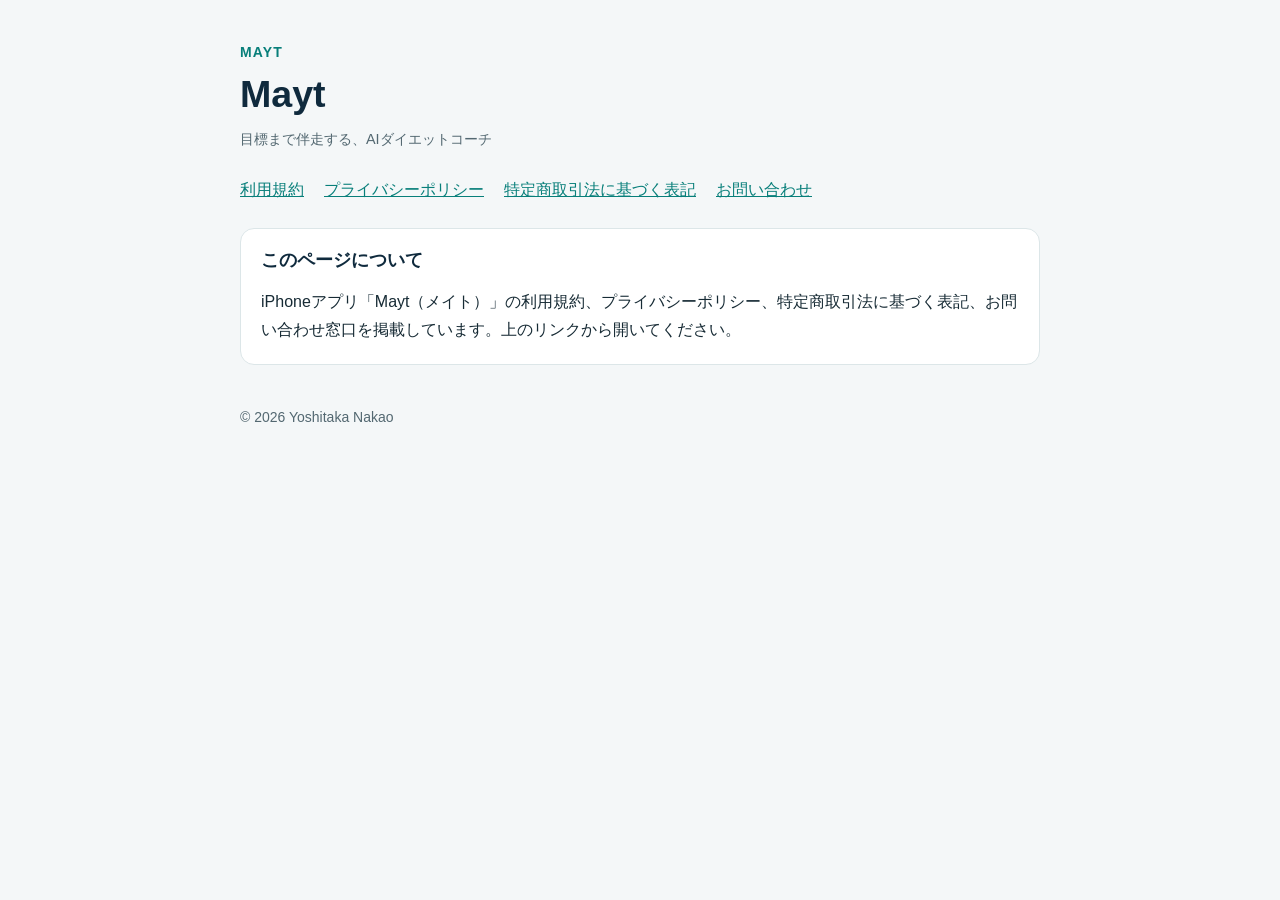
<file: index.html>
<!doctype html>
<html lang="ja">
  <head>
    <meta charset="utf-8" />
    <meta name="viewport" content="width=device-width, initial-scale=1" />
    <meta name="description" content="Mayt の利用規約・プライバシーポリシー・特定商取引法に基づく表記・お問い合わせ" />
    <title>Mayt</title>
    <link rel="stylesheet" href="legal.css" />
  </head>
  <body>
    <header>
      <p class="brand">Mayt</p>
      <h1>Mayt</h1>
      <p class="updated">目標まで伴走する、AIダイエットコーチ</p>
      <nav aria-label="法務・サポート">
        <a href="terms/">利用規約</a>
        <a href="privacy/">プライバシーポリシー</a>
        <a href="commercial/">特定商取引法に基づく表記</a>
        <a href="support/">お問い合わせ</a>
      </nav>
    </header>
    <main>
      <section>
        <h2>このページについて</h2>
        <p>iPhoneアプリ「Mayt（メイト）」の利用規約、プライバシーポリシー、特定商取引法に基づく表記、お問い合わせ窓口を掲載しています。上のリンクから開いてください。</p>
      </section>
    </main>
    <footer>© 2026 Yoshitaka Nakao</footer>
  </body>
</html>
</file>
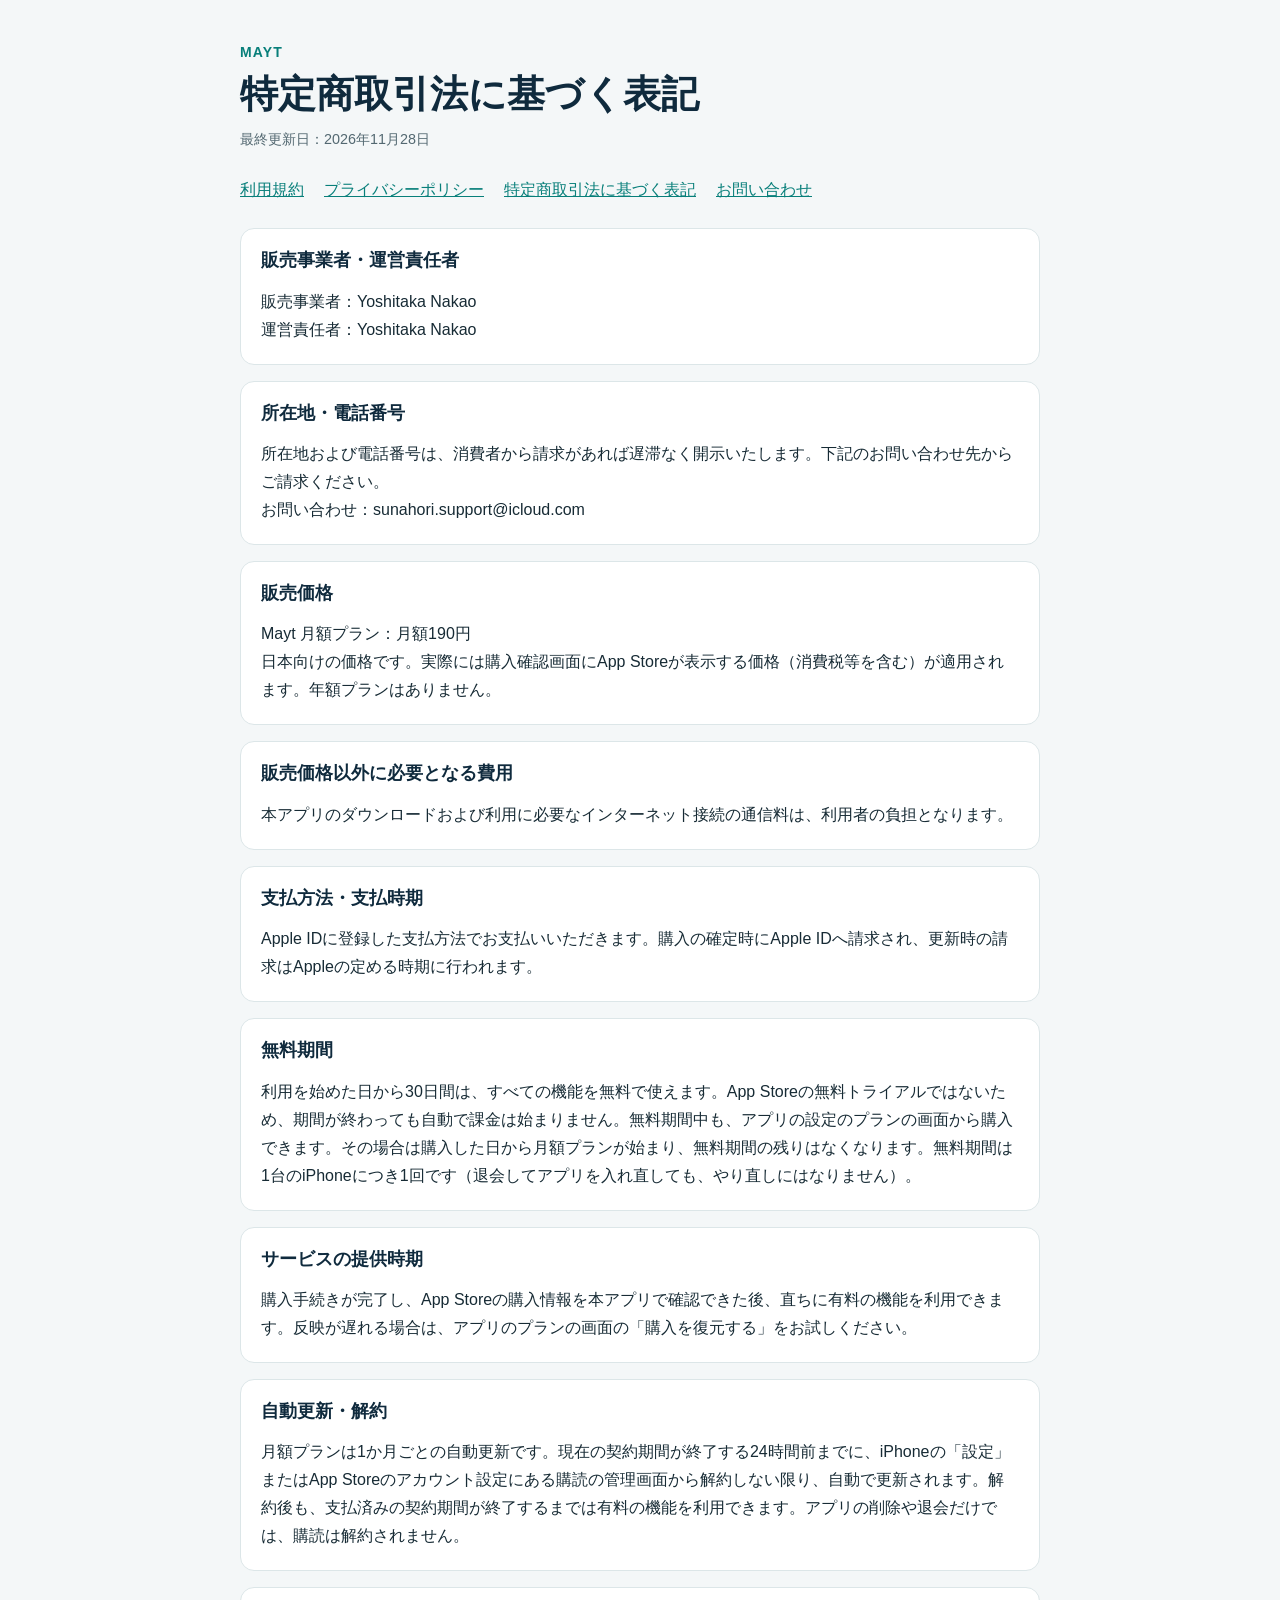
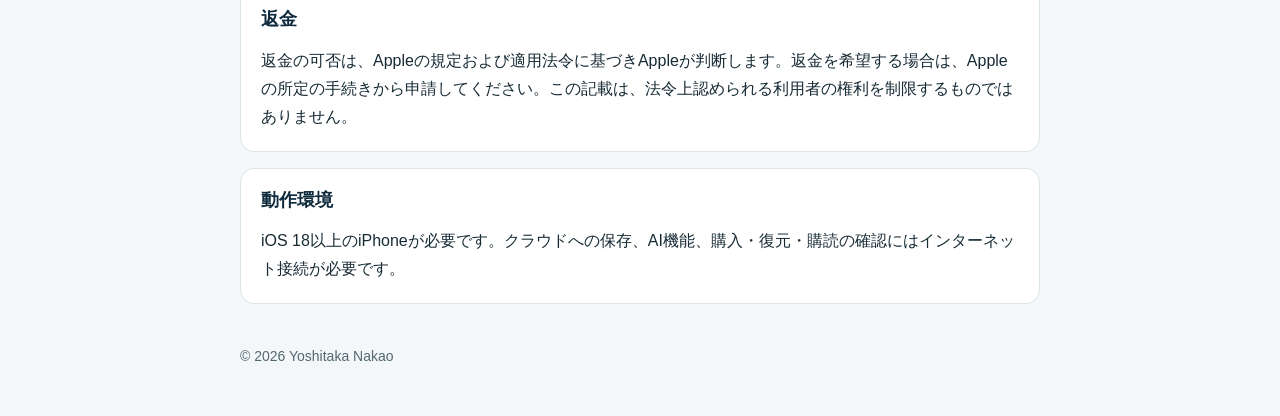
<file: commercial/index.html>
<!doctype html>
<html lang="ja">
  <head>
    <meta charset="utf-8" />
    <meta name="viewport" content="width=device-width, initial-scale=1" />
    <meta name="description" content="Mayt の特定商取引法に基づく表記" />
    <title>特定商取引法に基づく表記 | Mayt</title>
    <link rel="stylesheet" href="../legal.css" />
  </head>
  <body>
    <header>
      <p class="brand">Mayt</p>
      <h1>特定商取引法に基づく表記</h1>
      <p class="updated">最終更新日：2026年11月28日</p>
      <nav aria-label="法務・サポート">
        <a href="../terms/">利用規約</a>
        <a href="../privacy/">プライバシーポリシー</a>
        <a aria-current="page" href="../commercial/">特定商取引法に基づく表記</a>
        <a href="../support/">お問い合わせ</a>
      </nav>
    </header>
    <main>
      <section>
        <h2>販売事業者・運営責任者</h2>
        <p>販売事業者：Yoshitaka Nakao
運営責任者：Yoshitaka Nakao</p>
      </section>
      <section>
        <h2>所在地・電話番号</h2>
        <p>所在地および電話番号は、消費者から請求があれば遅滞なく開示いたします。下記のお問い合わせ先からご請求ください。
お問い合わせ：sunahori.support@icloud.com</p>
      </section>
      <section>
        <h2>販売価格</h2>
        <p>Mayt 月額プラン：月額190円
日本向けの価格です。実際には購入確認画面にApp Storeが表示する価格（消費税等を含む）が適用されます。年額プランはありません。</p>
      </section>
      <section>
        <h2>販売価格以外に必要となる費用</h2>
        <p>本アプリのダウンロードおよび利用に必要なインターネット接続の通信料は、利用者の負担となります。</p>
      </section>
      <section>
        <h2>支払方法・支払時期</h2>
        <p>Apple IDに登録した支払方法でお支払いいただきます。購入の確定時にApple IDへ請求され、更新時の請求はAppleの定める時期に行われます。</p>
      </section>
      <section>
        <h2>無料期間</h2>
        <p>利用を始めた日から30日間は、すべての機能を無料で使えます。App Storeの無料トライアルではないため、期間が終わっても自動で課金は始まりません。無料期間中も、アプリの設定のプランの画面から購入できます。その場合は購入した日から月額プランが始まり、無料期間の残りはなくなります。無料期間は1台のiPhoneにつき1回です（退会してアプリを入れ直しても、やり直しにはなりません）。</p>
      </section>
      <section>
        <h2>サービスの提供時期</h2>
        <p>購入手続きが完了し、App Storeの購入情報を本アプリで確認できた後、直ちに有料の機能を利用できます。反映が遅れる場合は、アプリのプランの画面の「購入を復元する」をお試しください。</p>
      </section>
      <section>
        <h2>自動更新・解約</h2>
        <p>月額プランは1か月ごとの自動更新です。現在の契約期間が終了する24時間前までに、iPhoneの「設定」またはApp Storeのアカウント設定にある購読の管理画面から解約しない限り、自動で更新されます。解約後も、支払済みの契約期間が終了するまでは有料の機能を利用できます。アプリの削除や退会だけでは、購読は解約されません。</p>
      </section>
      <section>
        <h2>返金</h2>
        <p>返金の可否は、Appleの規定および適用法令に基づきAppleが判断します。返金を希望する場合は、Appleの所定の手続きから申請してください。この記載は、法令上認められる利用者の権利を制限するものではありません。</p>
      </section>
      <section>
        <h2>動作環境</h2>
        <p>iOS 18以上のiPhoneが必要です。クラウドへの保存、AI機能、購入・復元・購読の確認にはインターネット接続が必要です。</p>
      </section>
    </main>
    <footer>© 2026 Yoshitaka Nakao</footer>
  </body>
</html>
</file>
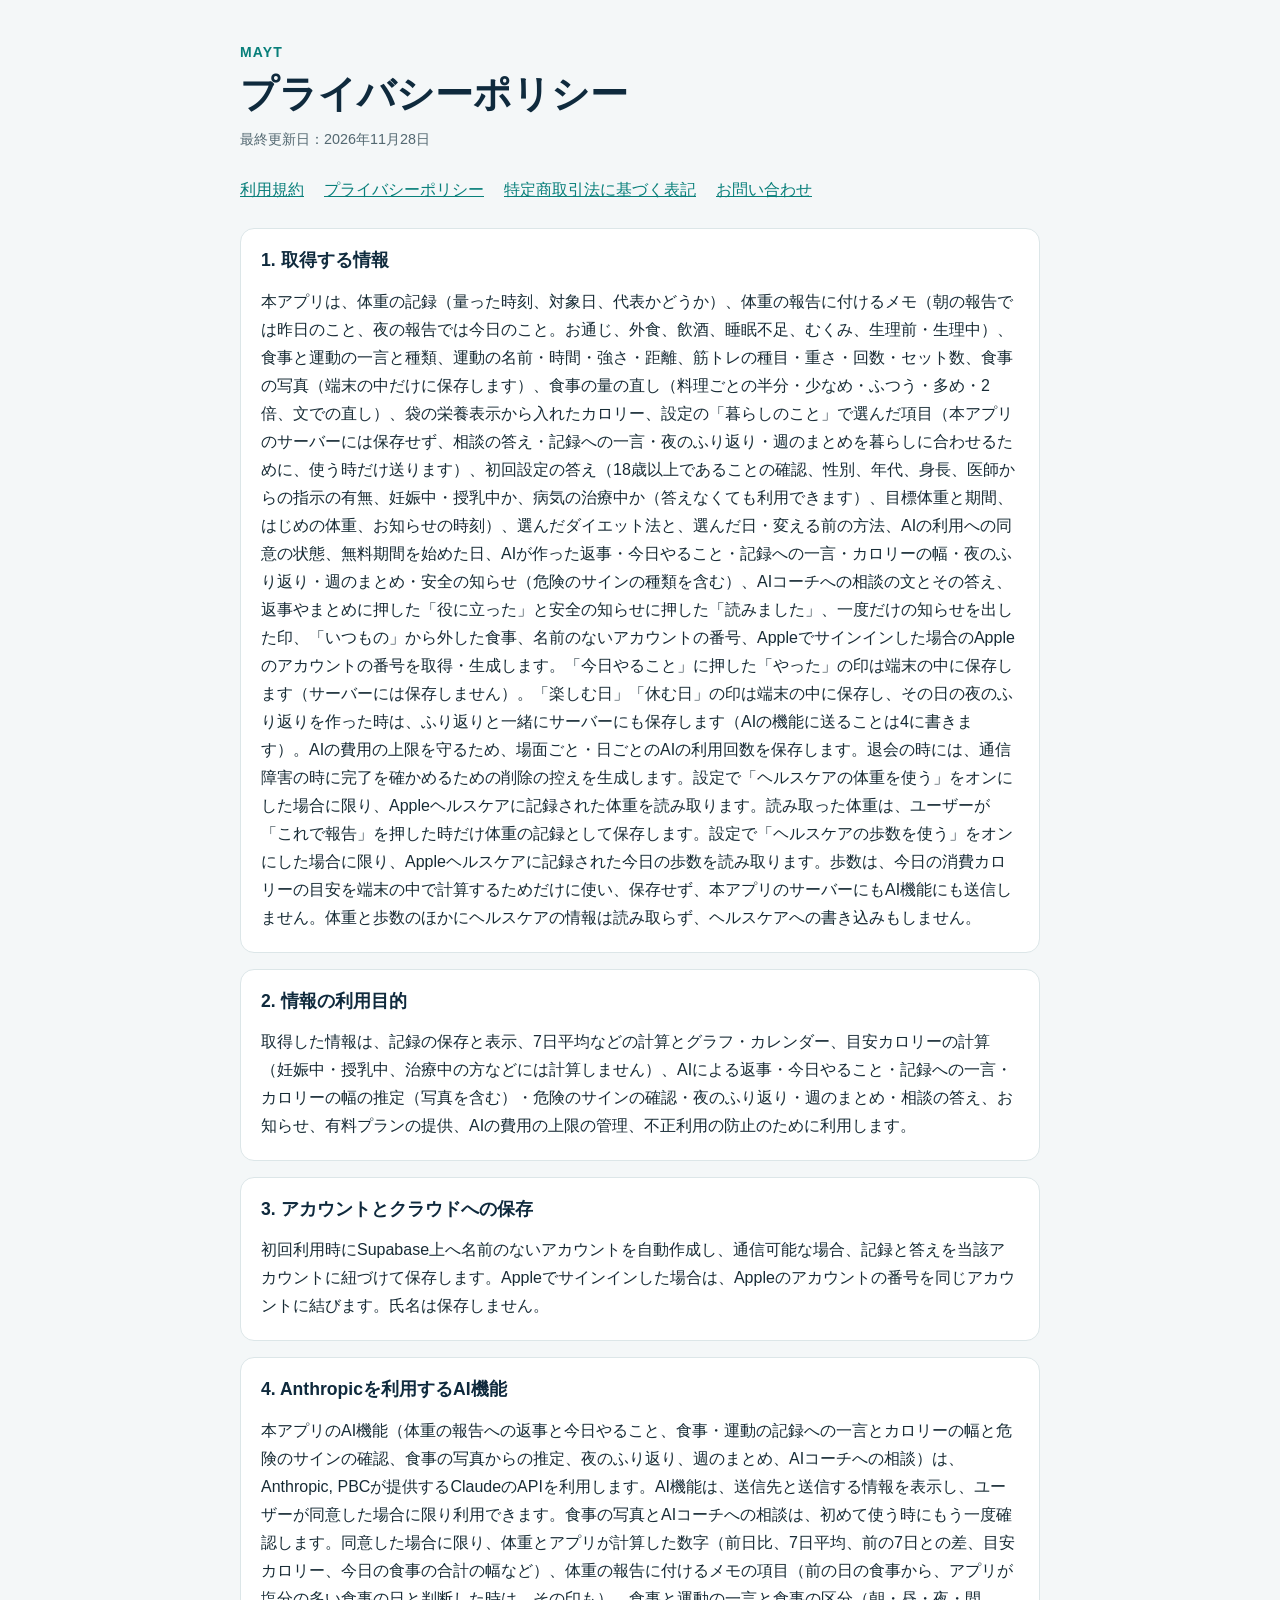
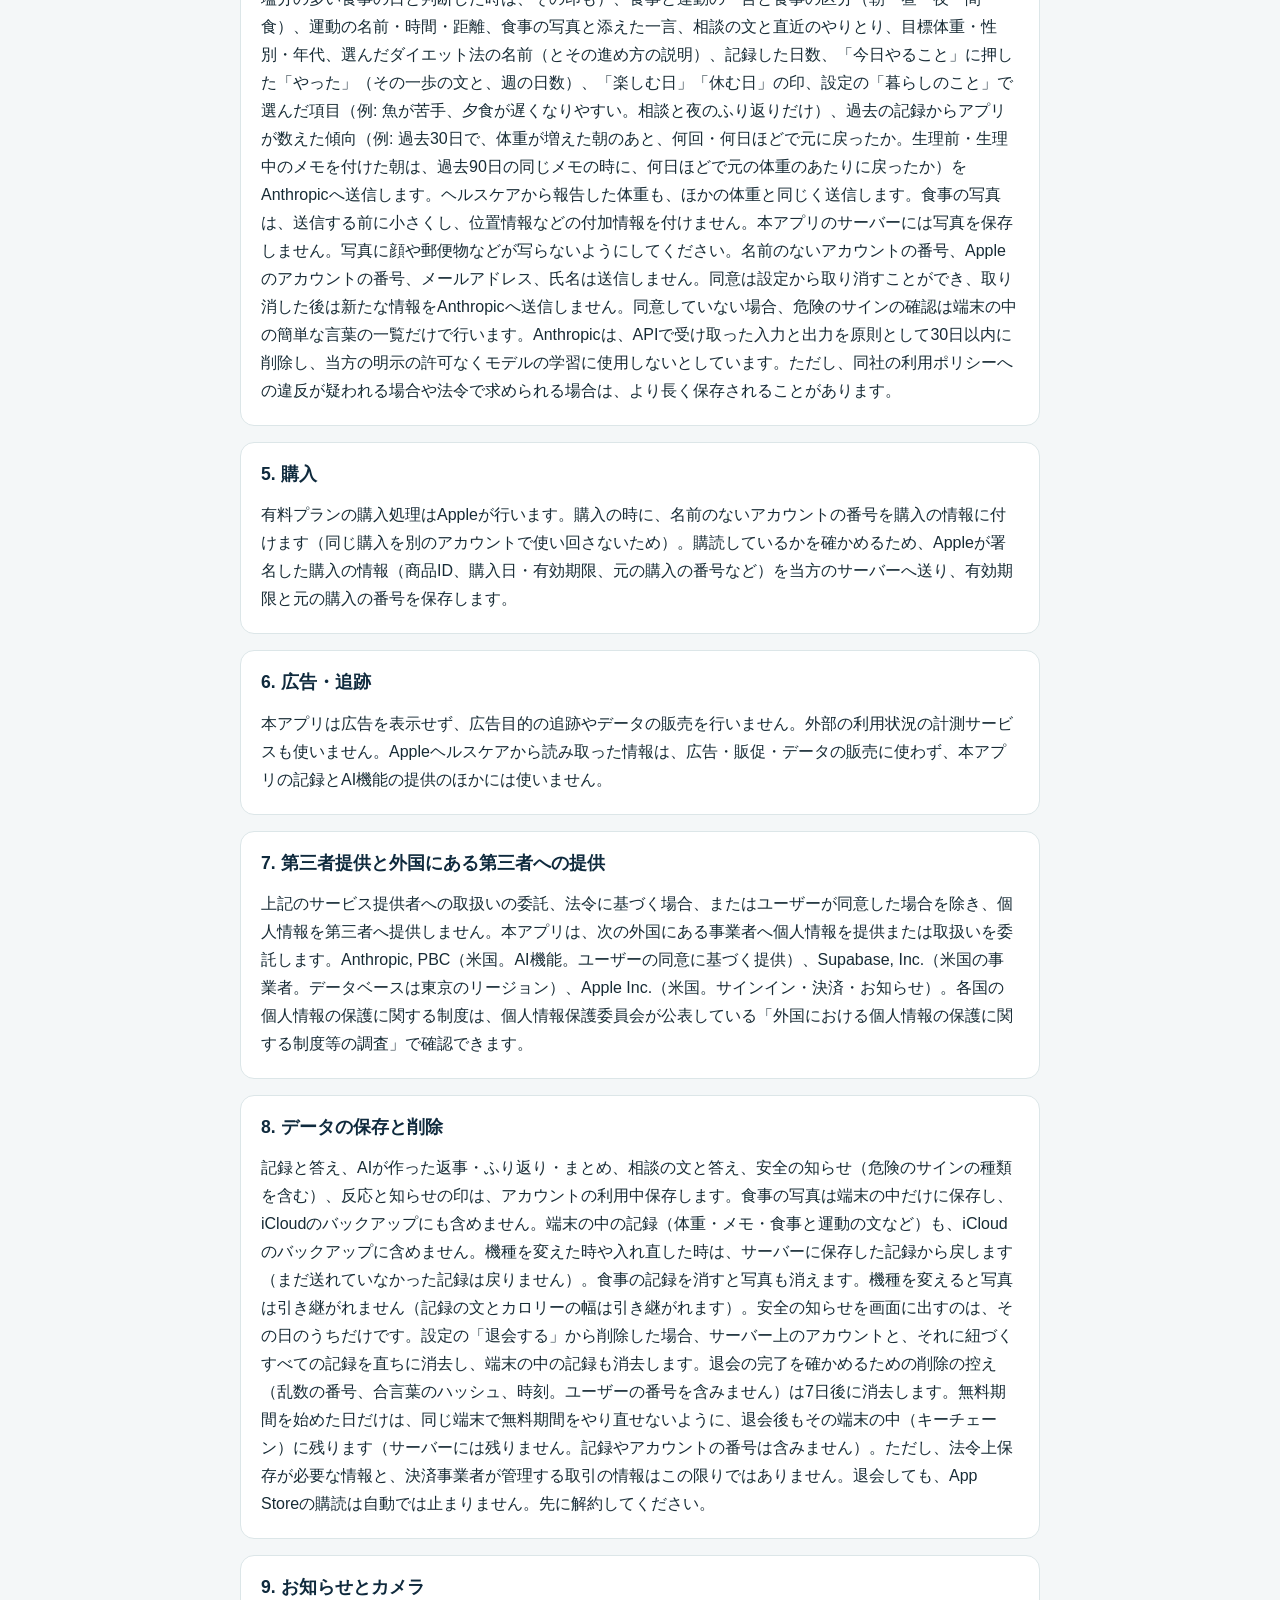
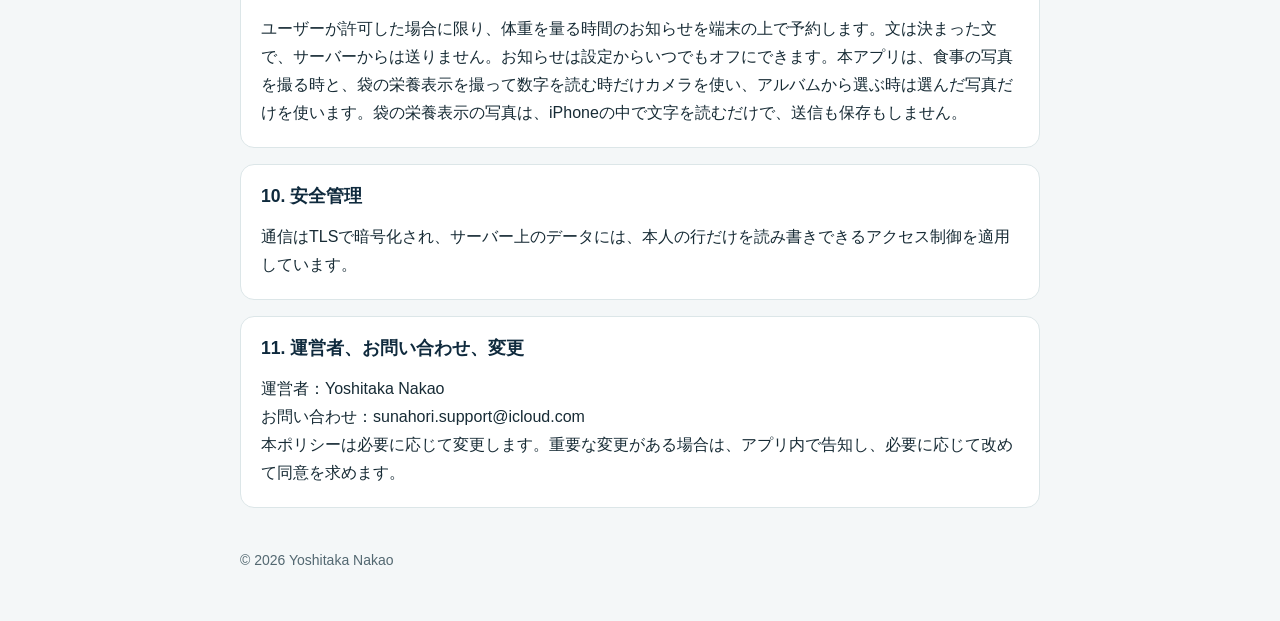
<file: privacy/index.html>
<!doctype html>
<html lang="ja">
  <head>
    <meta charset="utf-8" />
    <meta name="viewport" content="width=device-width, initial-scale=1" />
    <meta name="description" content="Mayt のプライバシーポリシー" />
    <title>プライバシーポリシー | Mayt</title>
    <link rel="stylesheet" href="../legal.css" />
  </head>
  <body>
    <header>
      <p class="brand">Mayt</p>
      <h1>プライバシーポリシー</h1>
      <p class="updated">最終更新日：2026年11月28日</p>
      <nav aria-label="法務・サポート">
        <a href="../terms/">利用規約</a>
        <a aria-current="page" href="../privacy/">プライバシーポリシー</a>
        <a href="../commercial/">特定商取引法に基づく表記</a>
        <a href="../support/">お問い合わせ</a>
      </nav>
    </header>
    <main>
      <section>
        <h2>1. 取得する情報</h2>
        <p>本アプリは、体重の記録（量った時刻、対象日、代表かどうか）、体重の報告に付けるメモ（朝の報告では昨日のこと、夜の報告では今日のこと。お通じ、外食、飲酒、睡眠不足、むくみ、生理前・生理中）、食事と運動の一言と種類、運動の名前・時間・強さ・距離、筋トレの種目・重さ・回数・セット数、食事の写真（端末の中だけに保存します）、食事の量の直し（料理ごとの半分・少なめ・ふつう・多め・2倍、文での直し）、袋の栄養表示から入れたカロリー、設定の「暮らしのこと」で選んだ項目（本アプリのサーバーには保存せず、相談の答え・記録への一言・夜のふり返り・週のまとめを暮らしに合わせるために、使う時だけ送ります）、初回設定の答え（18歳以上であることの確認、性別、年代、身長、医師からの指示の有無、妊娠中・授乳中か、病気の治療中か（答えなくても利用できます）、目標体重と期間、はじめの体重、お知らせの時刻）、選んだダイエット法と、選んだ日・変える前の方法、AIの利用への同意の状態、無料期間を始めた日、AIが作った返事・今日やること・記録への一言・カロリーの幅・夜のふり返り・週のまとめ・安全の知らせ（危険のサインの種類を含む）、AIコーチへの相談の文とその答え、返事やまとめに押した「役に立った」と安全の知らせに押した「読みました」、一度だけの知らせを出した印、「いつもの」から外した食事、名前のないアカウントの番号、Appleでサインインした場合のAppleのアカウントの番号を取得・生成します。「今日やること」に押した「やった」の印は端末の中に保存します（サーバーには保存しません）。「楽しむ日」「休む日」の印は端末の中に保存し、その日の夜のふり返りを作った時は、ふり返りと一緒にサーバーにも保存します（AIの機能に送ることは4に書きます）。AIの費用の上限を守るため、場面ごと・日ごとのAIの利用回数を保存します。退会の時には、通信障害の時に完了を確かめるための削除の控えを生成します。設定で「ヘルスケアの体重を使う」をオンにした場合に限り、Appleヘルスケアに記録された体重を読み取ります。読み取った体重は、ユーザーが「これで報告」を押した時だけ体重の記録として保存します。設定で「ヘルスケアの歩数を使う」をオンにした場合に限り、Appleヘルスケアに記録された今日の歩数を読み取ります。歩数は、今日の消費カロリーの目安を端末の中で計算するためだけに使い、保存せず、本アプリのサーバーにもAI機能にも送信しません。体重と歩数のほかにヘルスケアの情報は読み取らず、ヘルスケアへの書き込みもしません。</p>
      </section>
      <section>
        <h2>2. 情報の利用目的</h2>
        <p>取得した情報は、記録の保存と表示、7日平均などの計算とグラフ・カレンダー、目安カロリーの計算（妊娠中・授乳中、治療中の方などには計算しません）、AIによる返事・今日やること・記録への一言・カロリーの幅の推定（写真を含む）・危険のサインの確認・夜のふり返り・週のまとめ・相談の答え、お知らせ、有料プランの提供、AIの費用の上限の管理、不正利用の防止のために利用します。</p>
      </section>
      <section>
        <h2>3. アカウントとクラウドへの保存</h2>
        <p>初回利用時にSupabase上へ名前のないアカウントを自動作成し、通信可能な場合、記録と答えを当該アカウントに紐づけて保存します。Appleでサインインした場合は、Appleのアカウントの番号を同じアカウントに結びます。氏名は保存しません。</p>
      </section>
      <section>
        <h2>4. Anthropicを利用するAI機能</h2>
        <p>本アプリのAI機能（体重の報告への返事と今日やること、食事・運動の記録への一言とカロリーの幅と危険のサインの確認、食事の写真からの推定、夜のふり返り、週のまとめ、AIコーチへの相談）は、Anthropic, PBCが提供するClaudeのAPIを利用します。AI機能は、送信先と送信する情報を表示し、ユーザーが同意した場合に限り利用できます。食事の写真とAIコーチへの相談は、初めて使う時にもう一度確認します。同意した場合に限り、体重とアプリが計算した数字（前日比、7日平均、前の7日との差、目安カロリー、今日の食事の合計の幅など）、体重の報告に付けるメモの項目（前の日の食事から、アプリが塩分の多い食事の日と判断した時は、その印も）、食事と運動の一言と食事の区分（朝・昼・夜・間食）、運動の名前・時間・距離、食事の写真と添えた一言、相談の文と直近のやりとり、目標体重・性別・年代、選んだダイエット法の名前（とその進め方の説明）、記録した日数、「今日やること」に押した「やった」（その一歩の文と、週の日数）、「楽しむ日」「休む日」の印、設定の「暮らしのこと」で選んだ項目（例: 魚が苦手、夕食が遅くなりやすい。相談と夜のふり返りだけ）、過去の記録からアプリが数えた傾向（例: 過去30日で、体重が増えた朝のあと、何回・何日ほどで元に戻ったか。生理前・生理中のメモを付けた朝は、過去90日の同じメモの時に、何日ほどで元の体重のあたりに戻ったか）をAnthropicへ送信します。ヘルスケアから報告した体重も、ほかの体重と同じく送信します。食事の写真は、送信する前に小さくし、位置情報などの付加情報を付けません。本アプリのサーバーには写真を保存しません。写真に顔や郵便物などが写らないようにしてください。名前のないアカウントの番号、Appleのアカウントの番号、メールアドレス、氏名は送信しません。同意は設定から取り消すことができ、取り消した後は新たな情報をAnthropicへ送信しません。同意していない場合、危険のサインの確認は端末の中の簡単な言葉の一覧だけで行います。Anthropicは、APIで受け取った入力と出力を原則として30日以内に削除し、当方の明示の許可なくモデルの学習に使用しないとしています。ただし、同社の利用ポリシーへの違反が疑われる場合や法令で求められる場合は、より長く保存されることがあります。</p>
      </section>
      <section>
        <h2>5. 購入</h2>
        <p>有料プランの購入処理はAppleが行います。購入の時に、名前のないアカウントの番号を購入の情報に付けます（同じ購入を別のアカウントで使い回さないため）。購読しているかを確かめるため、Appleが署名した購入の情報（商品ID、購入日・有効期限、元の購入の番号など）を当方のサーバーへ送り、有効期限と元の購入の番号を保存します。</p>
      </section>
      <section>
        <h2>6. 広告・追跡</h2>
        <p>本アプリは広告を表示せず、広告目的の追跡やデータの販売を行いません。外部の利用状況の計測サービスも使いません。Appleヘルスケアから読み取った情報は、広告・販促・データの販売に使わず、本アプリの記録とAI機能の提供のほかには使いません。</p>
      </section>
      <section>
        <h2>7. 第三者提供と外国にある第三者への提供</h2>
        <p>上記のサービス提供者への取扱いの委託、法令に基づく場合、またはユーザーが同意した場合を除き、個人情報を第三者へ提供しません。本アプリは、次の外国にある事業者へ個人情報を提供または取扱いを委託します。Anthropic, PBC（米国。AI機能。ユーザーの同意に基づく提供）、Supabase, Inc.（米国の事業者。データベースは東京のリージョン）、Apple Inc.（米国。サインイン・決済・お知らせ）。各国の個人情報の保護に関する制度は、個人情報保護委員会が公表している「外国における個人情報の保護に関する制度等の調査」で確認できます。</p>
      </section>
      <section>
        <h2>8. データの保存と削除</h2>
        <p>記録と答え、AIが作った返事・ふり返り・まとめ、相談の文と答え、安全の知らせ（危険のサインの種類を含む）、反応と知らせの印は、アカウントの利用中保存します。食事の写真は端末の中だけに保存し、iCloudのバックアップにも含めません。端末の中の記録（体重・メモ・食事と運動の文など）も、iCloudのバックアップに含めません。機種を変えた時や入れ直した時は、サーバーに保存した記録から戻します（まだ送れていなかった記録は戻りません）。食事の記録を消すと写真も消えます。機種を変えると写真は引き継がれません（記録の文とカロリーの幅は引き継がれます）。安全の知らせを画面に出すのは、その日のうちだけです。設定の「退会する」から削除した場合、サーバー上のアカウントと、それに紐づくすべての記録を直ちに消去し、端末の中の記録も消去します。退会の完了を確かめるための削除の控え（乱数の番号、合言葉のハッシュ、時刻。ユーザーの番号を含みません）は7日後に消去します。無料期間を始めた日だけは、同じ端末で無料期間をやり直せないように、退会後もその端末の中（キーチェーン）に残ります（サーバーには残りません。記録やアカウントの番号は含みません）。ただし、法令上保存が必要な情報と、決済事業者が管理する取引の情報はこの限りではありません。退会しても、App Storeの購読は自動では止まりません。先に解約してください。</p>
      </section>
      <section>
        <h2>9. お知らせとカメラ</h2>
        <p>ユーザーが許可した場合に限り、体重を量る時間のお知らせを端末の上で予約します。文は決まった文で、サーバーからは送りません。お知らせは設定からいつでもオフにできます。本アプリは、食事の写真を撮る時と、袋の栄養表示を撮って数字を読む時だけカメラを使い、アルバムから選ぶ時は選んだ写真だけを使います。袋の栄養表示の写真は、iPhoneの中で文字を読むだけで、送信も保存もしません。</p>
      </section>
      <section>
        <h2>10. 安全管理</h2>
        <p>通信はTLSで暗号化され、サーバー上のデータには、本人の行だけを読み書きできるアクセス制御を適用しています。</p>
      </section>
      <section>
        <h2>11. 運営者、お問い合わせ、変更</h2>
        <p>運営者：Yoshitaka Nakao
お問い合わせ：sunahori.support@icloud.com
本ポリシーは必要に応じて変更します。重要な変更がある場合は、アプリ内で告知し、必要に応じて改めて同意を求めます。</p>
      </section>
    </main>
    <footer>© 2026 Yoshitaka Nakao</footer>
  </body>
</html>
</file>
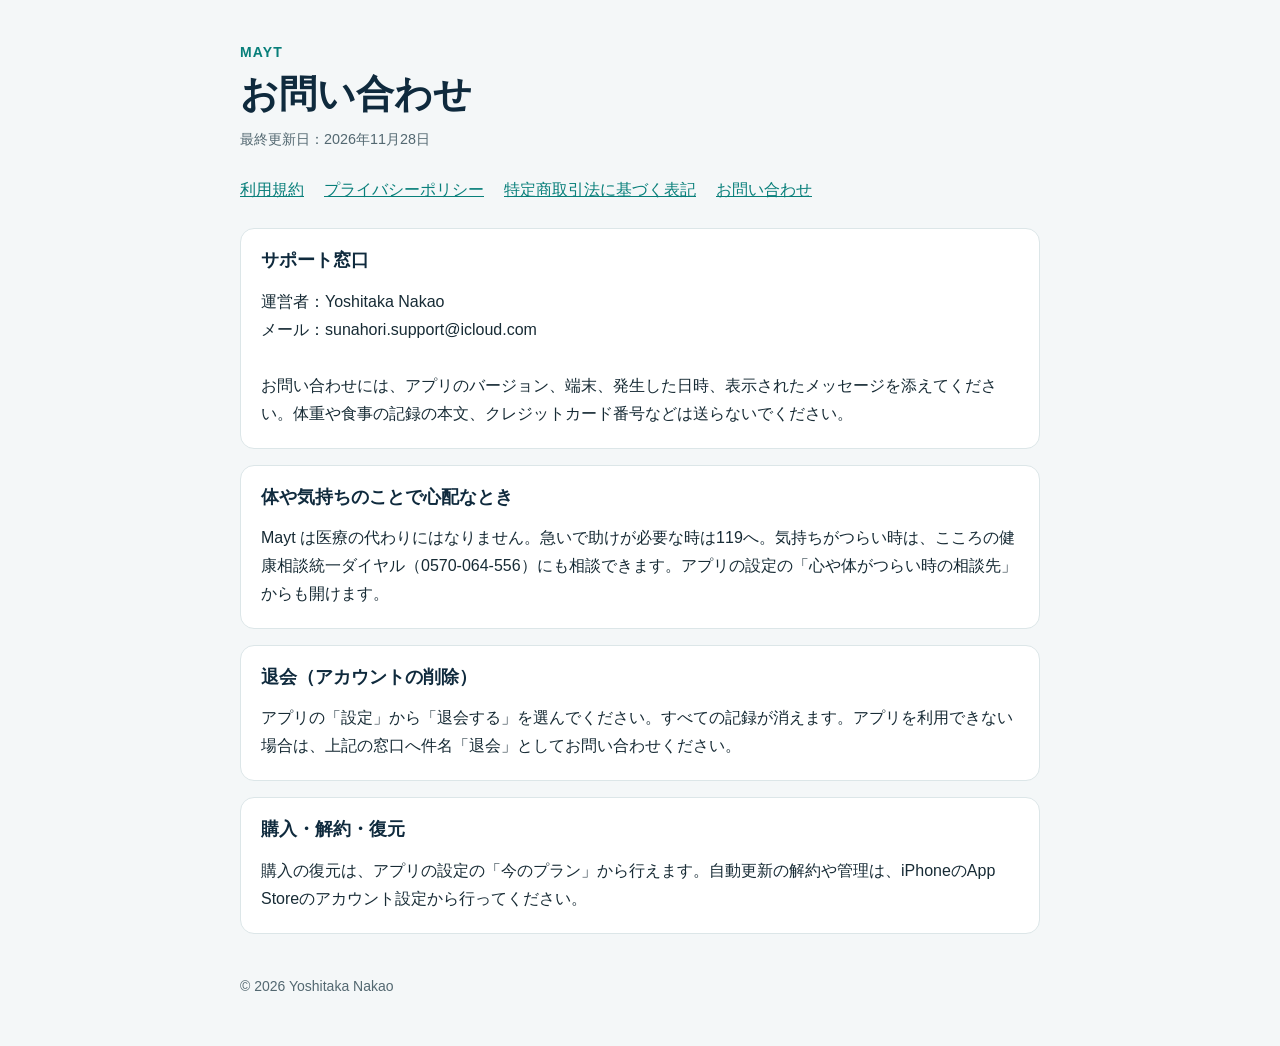
<file: support/index.html>
<!doctype html>
<html lang="ja">
  <head>
    <meta charset="utf-8" />
    <meta name="viewport" content="width=device-width, initial-scale=1" />
    <meta name="description" content="Mayt のお問い合わせ窓口" />
    <title>お問い合わせ | Mayt</title>
    <link rel="stylesheet" href="../legal.css" />
  </head>
  <body>
    <header>
      <p class="brand">Mayt</p>
      <h1>お問い合わせ</h1>
      <p class="updated">最終更新日：2026年11月28日</p>
      <nav aria-label="法務・サポート">
        <a href="../terms/">利用規約</a>
        <a href="../privacy/">プライバシーポリシー</a>
        <a href="../commercial/">特定商取引法に基づく表記</a>
        <a aria-current="page" href="../support/">お問い合わせ</a>
      </nav>
    </header>
    <main>
      <section class="contact">
        <h2>サポート窓口</h2>
        <p>運営者：Yoshitaka Nakao
メール：sunahori.support@icloud.com

お問い合わせには、アプリのバージョン、端末、発生した日時、表示されたメッセージを添えてください。体重や食事の記録の本文、クレジットカード番号などは送らないでください。</p>
      </section>
      <section>
        <h2>体や気持ちのことで心配なとき</h2>
        <p>Mayt は医療の代わりにはなりません。急いで助けが必要な時は119へ。気持ちがつらい時は、こころの健康相談統一ダイヤル（0570-064-556）にも相談できます。アプリの設定の「心や体がつらい時の相談先」からも開けます。</p>
      </section>
      <section>
        <h2>退会（アカウントの削除）</h2>
        <p>アプリの「設定」から「退会する」を選んでください。すべての記録が消えます。アプリを利用できない場合は、上記の窓口へ件名「退会」としてお問い合わせください。</p>
      </section>
      <section>
        <h2>購入・解約・復元</h2>
        <p>購入の復元は、アプリの設定の「今のプラン」から行えます。自動更新の解約や管理は、iPhoneのApp Storeのアカウント設定から行ってください。</p>
      </section>
    </main>
    <footer>© 2026 Yoshitaka Nakao</footer>
  </body>
</html>
</file>
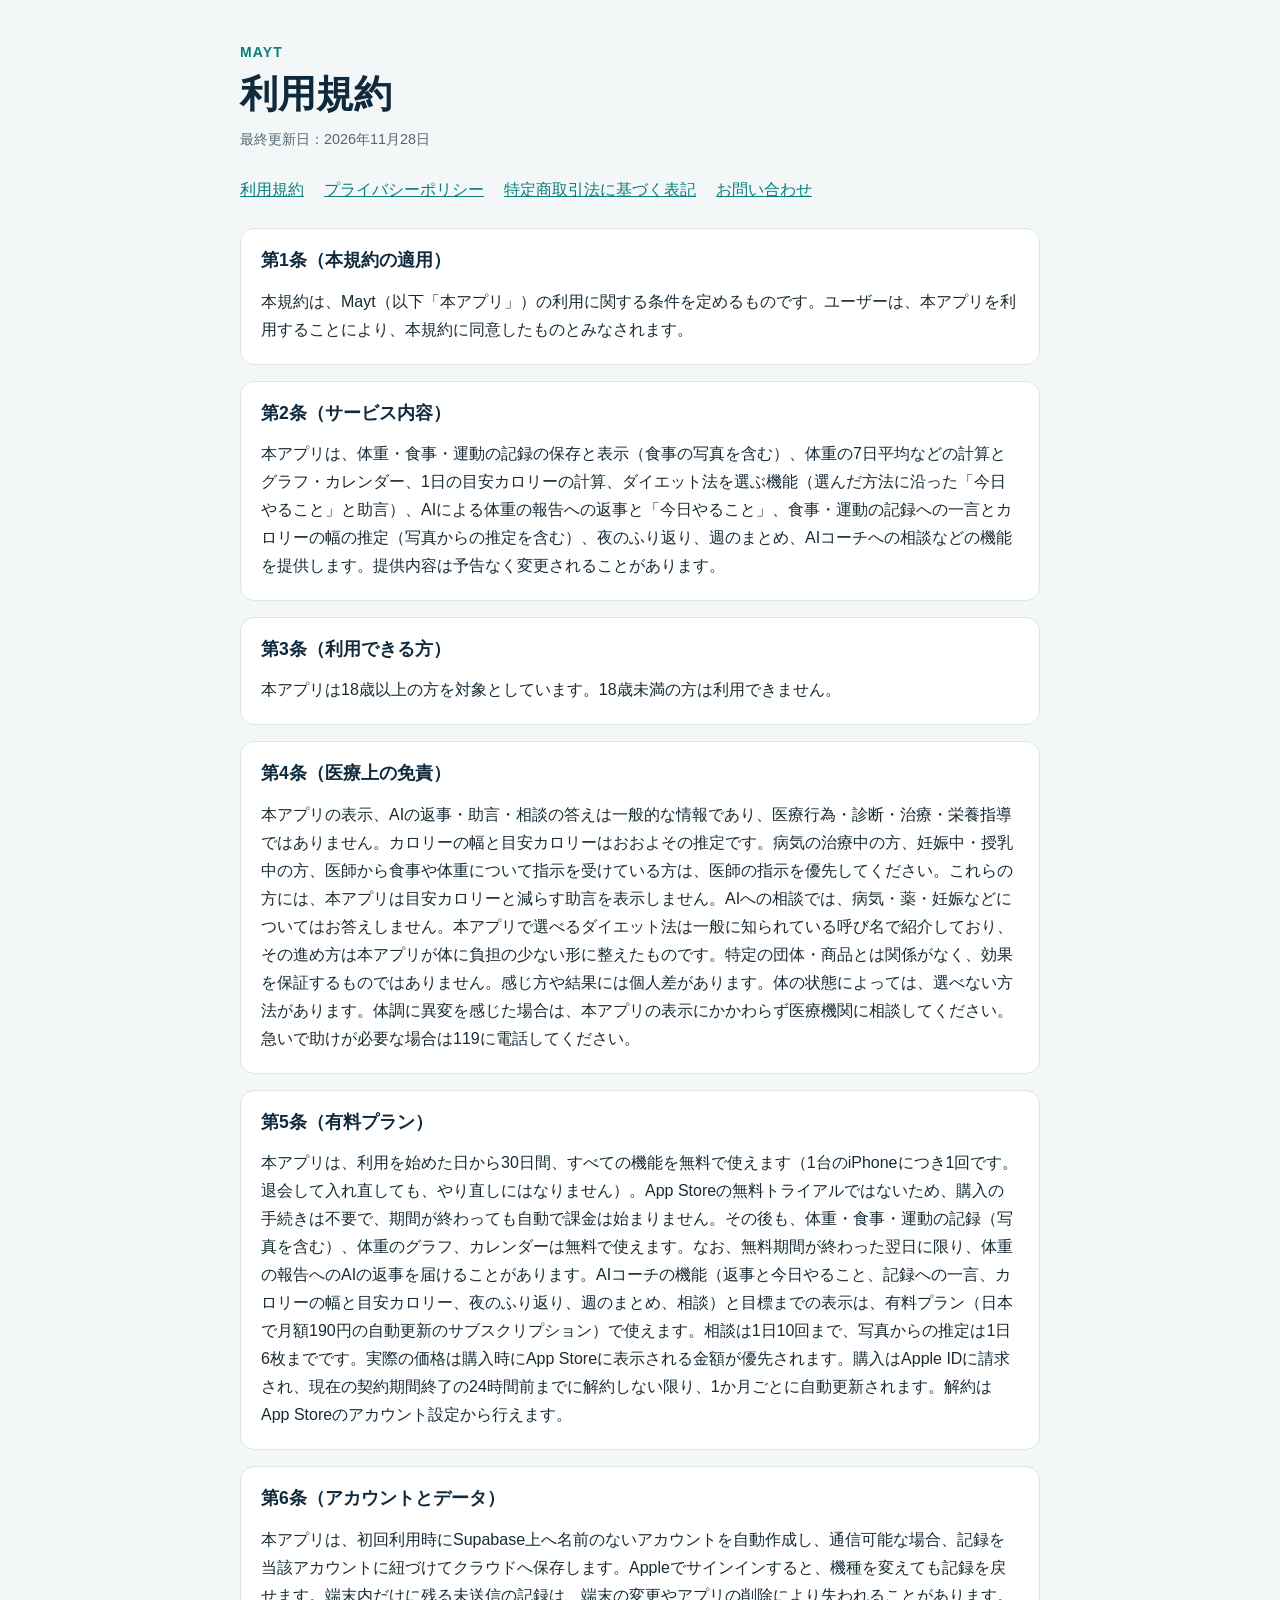
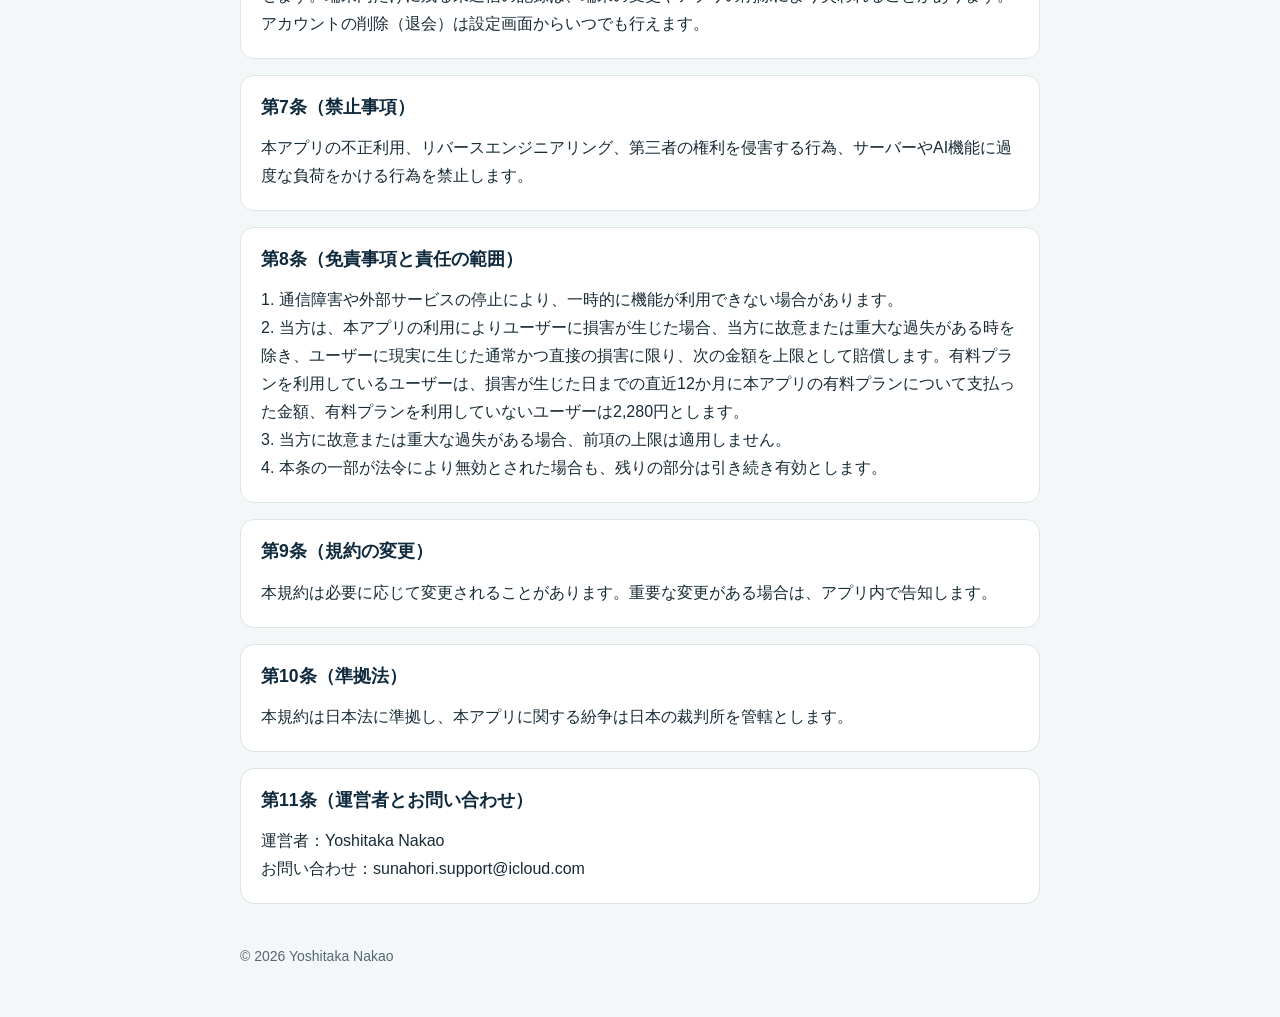
<file: terms/index.html>
<!doctype html>
<html lang="ja">
  <head>
    <meta charset="utf-8" />
    <meta name="viewport" content="width=device-width, initial-scale=1" />
    <meta name="description" content="Mayt の利用規約" />
    <title>利用規約 | Mayt</title>
    <link rel="stylesheet" href="../legal.css" />
  </head>
  <body>
    <header>
      <p class="brand">Mayt</p>
      <h1>利用規約</h1>
      <p class="updated">最終更新日：2026年11月28日</p>
      <nav aria-label="法務・サポート">
        <a aria-current="page" href="../terms/">利用規約</a>
        <a href="../privacy/">プライバシーポリシー</a>
        <a href="../commercial/">特定商取引法に基づく表記</a>
        <a href="../support/">お問い合わせ</a>
      </nav>
    </header>
    <main>
      <section>
        <h2>第1条（本規約の適用）</h2>
        <p>本規約は、Mayt（以下「本アプリ」）の利用に関する条件を定めるものです。ユーザーは、本アプリを利用することにより、本規約に同意したものとみなされます。</p>
      </section>
      <section>
        <h2>第2条（サービス内容）</h2>
        <p>本アプリは、体重・食事・運動の記録の保存と表示（食事の写真を含む）、体重の7日平均などの計算とグラフ・カレンダー、1日の目安カロリーの計算、ダイエット法を選ぶ機能（選んだ方法に沿った「今日やること」と助言）、AIによる体重の報告への返事と「今日やること」、食事・運動の記録への一言とカロリーの幅の推定（写真からの推定を含む）、夜のふり返り、週のまとめ、AIコーチへの相談などの機能を提供します。提供内容は予告なく変更されることがあります。</p>
      </section>
      <section>
        <h2>第3条（利用できる方）</h2>
        <p>本アプリは18歳以上の方を対象としています。18歳未満の方は利用できません。</p>
      </section>
      <section>
        <h2>第4条（医療上の免責）</h2>
        <p>本アプリの表示、AIの返事・助言・相談の答えは一般的な情報であり、医療行為・診断・治療・栄養指導ではありません。カロリーの幅と目安カロリーはおおよその推定です。病気の治療中の方、妊娠中・授乳中の方、医師から食事や体重について指示を受けている方は、医師の指示を優先してください。これらの方には、本アプリは目安カロリーと減らす助言を表示しません。AIへの相談では、病気・薬・妊娠などについてはお答えしません。本アプリで選べるダイエット法は一般に知られている呼び名で紹介しており、その進め方は本アプリが体に負担の少ない形に整えたものです。特定の団体・商品とは関係がなく、効果を保証するものではありません。感じ方や結果には個人差があります。体の状態によっては、選べない方法があります。体調に異変を感じた場合は、本アプリの表示にかかわらず医療機関に相談してください。急いで助けが必要な場合は119に電話してください。</p>
      </section>
      <section>
        <h2>第5条（有料プラン）</h2>
        <p>本アプリは、利用を始めた日から30日間、すべての機能を無料で使えます（1台のiPhoneにつき1回です。退会して入れ直しても、やり直しにはなりません）。App Storeの無料トライアルではないため、購入の手続きは不要で、期間が終わっても自動で課金は始まりません。その後も、体重・食事・運動の記録（写真を含む）、体重のグラフ、カレンダーは無料で使えます。なお、無料期間が終わった翌日に限り、体重の報告へのAIの返事を届けることがあります。AIコーチの機能（返事と今日やること、記録への一言、カロリーの幅と目安カロリー、夜のふり返り、週のまとめ、相談）と目標までの表示は、有料プラン（日本で月額190円の自動更新のサブスクリプション）で使えます。相談は1日10回まで、写真からの推定は1日6枚までです。実際の価格は購入時にApp Storeに表示される金額が優先されます。購入はApple IDに請求され、現在の契約期間終了の24時間前までに解約しない限り、1か月ごとに自動更新されます。解約はApp Storeのアカウント設定から行えます。</p>
      </section>
      <section>
        <h2>第6条（アカウントとデータ）</h2>
        <p>本アプリは、初回利用時にSupabase上へ名前のないアカウントを自動作成し、通信可能な場合、記録を当該アカウントに紐づけてクラウドへ保存します。Appleでサインインすると、機種を変えても記録を戻せます。端末内だけに残る未送信の記録は、端末の変更やアプリの削除により失われることがあります。アカウントの削除（退会）は設定画面からいつでも行えます。</p>
      </section>
      <section>
        <h2>第7条（禁止事項）</h2>
        <p>本アプリの不正利用、リバースエンジニアリング、第三者の権利を侵害する行為、サーバーやAI機能に過度な負荷をかける行為を禁止します。</p>
      </section>
      <section>
        <h2>第8条（免責事項と責任の範囲）</h2>
        <p>1. 通信障害や外部サービスの停止により、一時的に機能が利用できない場合があります。
2. 当方は、本アプリの利用によりユーザーに損害が生じた場合、当方に故意または重大な過失がある時を除き、ユーザーに現実に生じた通常かつ直接の損害に限り、次の金額を上限として賠償します。有料プランを利用しているユーザーは、損害が生じた日までの直近12か月に本アプリの有料プランについて支払った金額、有料プランを利用していないユーザーは2,280円とします。
3. 当方に故意または重大な過失がある場合、前項の上限は適用しません。
4. 本条の一部が法令により無効とされた場合も、残りの部分は引き続き有効とします。</p>
      </section>
      <section>
        <h2>第9条（規約の変更）</h2>
        <p>本規約は必要に応じて変更されることがあります。重要な変更がある場合は、アプリ内で告知します。</p>
      </section>
      <section>
        <h2>第10条（準拠法）</h2>
        <p>本規約は日本法に準拠し、本アプリに関する紛争は日本の裁判所を管轄とします。</p>
      </section>
      <section>
        <h2>第11条（運営者とお問い合わせ）</h2>
        <p>運営者：Yoshitaka Nakao
お問い合わせ：sunahori.support@icloud.com</p>
      </section>
    </main>
    <footer>© 2026 Yoshitaka Nakao</footer>
  </body>
</html>
</file>
<file: legal.css>
:root {
  color-scheme: light;
  font-family: -apple-system, BlinkMacSystemFont, "Hiragino Sans", "Yu Gothic", sans-serif;
  background: #f4f7f8;
  color: #172b35;
}

* {
  box-sizing: border-box;
}

body {
  margin: 0;
  line-height: 1.75;
}

a {
  color: #087f7a;
}

header,
main,
footer {
  width: min(100% - 32px, 800px);
  margin-inline: auto;
}

header {
  padding-block: 40px 24px;
}

.brand {
  margin: 0 0 4px;
  color: #087f7a;
  font-size: 0.875rem;
  font-weight: 800;
  letter-spacing: 0.08em;
  text-transform: uppercase;
}

h1,
h2 {
  color: #0f2a3d;
  line-height: 1.35;
}

h1 {
  margin: 0;
  font-size: clamp(1.75rem, 5vw, 2.35rem);
}

h2 {
  margin-top: 0;
  font-size: 1.1rem;
}

.updated {
  margin: 8px 0 0;
  color: #536871;
  font-size: 0.9rem;
}

section {
  margin-bottom: 16px;
  padding: 20px;
  border: 1px solid #dce6e8;
  border-radius: 14px;
  background: #fff;
}

section p {
  margin: 0;
  white-space: pre-line;
}

nav {
  display: flex;
  flex-wrap: wrap;
  gap: 8px 20px;
  margin-top: 24px;
}

.contact {
  overflow-wrap: anywhere;
}

footer {
  padding-block: 24px 48px;
  color: #536871;
  font-size: 0.875rem;
}

:focus-visible {
  outline: 3px solid #f5a623;
  outline-offset: 3px;
}

@media (prefers-reduced-motion: reduce) {
  *,
  *::before,
  *::after {
    scroll-behavior: auto !important;
  }
}
</file>
